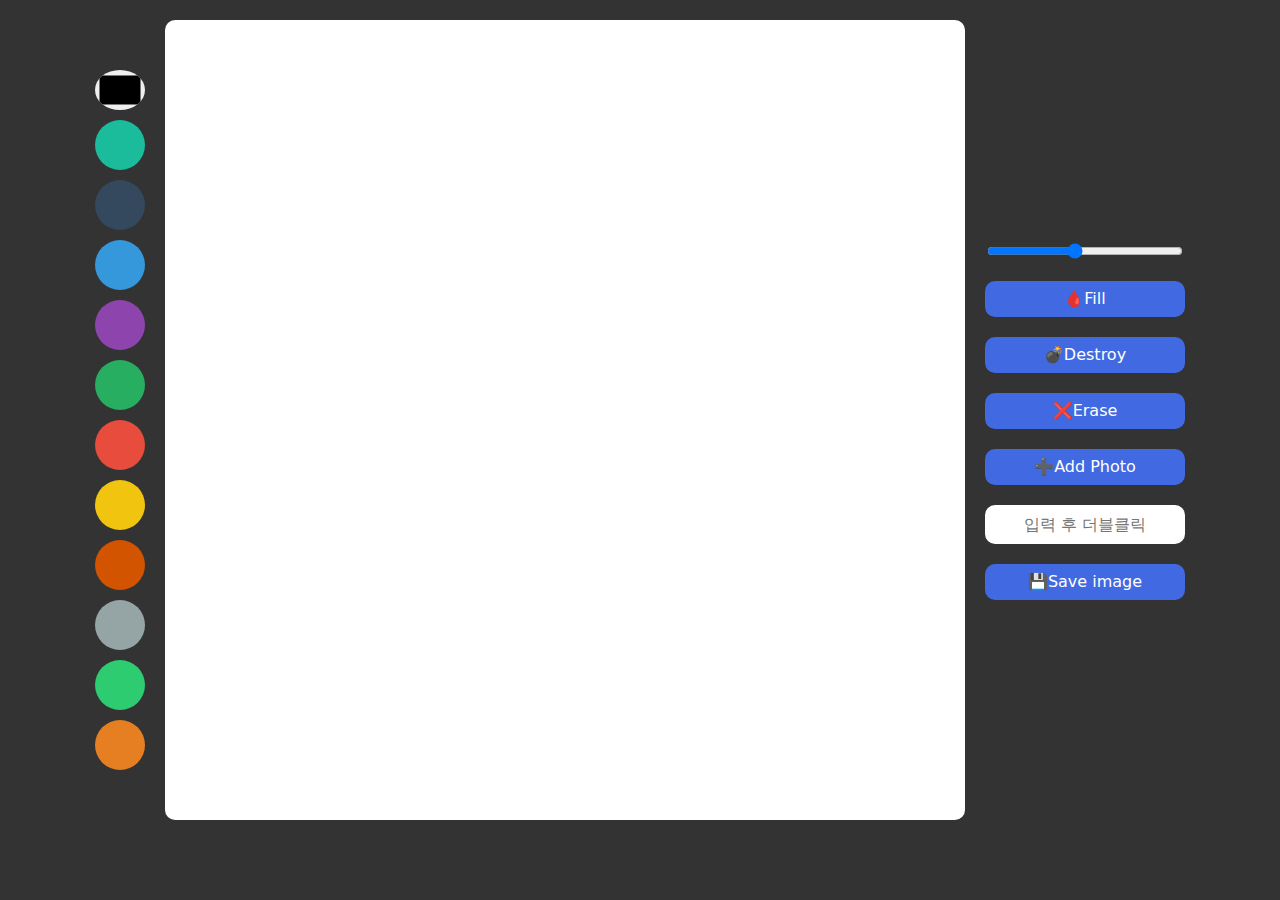
<file: MEME-MAKER/index.html>
<!DOCTYPE html>
<html lang="en">
<head>
    <meta charset="UTF-8">
    <meta http-equiv="X-UA-Compatible" content="IE=edge">
    <meta name="viewport" content="width=device-width, initial-scale=1.0">
    <title>MEME MAKER</title>
    <link rel="stylesheet" href="css/styles.css">
</head>
<body>
    <div class="color-options">
        <input type="color" id="color"/>
        <div class="color-option" style="background-color: #1abc9c;" data-color="#1abc9c"></div>
        <div class="color-option" style="background-color: #34495e;" data-color="#34495e"></div>
        <div class="color-option" style="background-color: #3498db;" data-color="#3498db"></div>
        <div class="color-option" style="background-color: #8e44ad;" data-color="#8e44ad"></div>
        <div class="color-option" style="background-color: #27ae60;" data-color="#27ae60"></div>
        <div class="color-option" style="background-color: #e74c3c;" data-color="#e74c3c"></div>
        <div class="color-option" style="background-color: #f1c40f;" data-color="#f1c40f"></div>
        <div class="color-option" style="background-color: #d35400;" data-color="#d35400"></div>
        <div class="color-option" style="background-color: #95a5a6;" data-color="#95a5a6"></div>
        <div class="color-option" style="background-color: #2ecc71;" data-color="#2ecc71"></div>
        <div class="color-option" style="background-color: #e67e22;" data-color="#e67e22"></div>
    </div>  
    <canvas></canvas>
    <div class="btns">
        <input id="line-width" type="range" min="1" max="10" value="5" step="1"/>
        <button id="mode-btn">🩸Fill</button>
        <button id="destroy-btn">💣Destroy</button>
        <button id="eraser-btn">❌Erase</button>
        <label for="file">
            ➕Add Photo
            <input type="file" accept="image/*" id="file"/>
        </label>
        <input type="text" placeholder="입력 후 더블클릭" id="text">
        <button id="save">💾Save image</button>
    </div>
    <script src="js/app.js"></script>
</body>
</html>
</file>
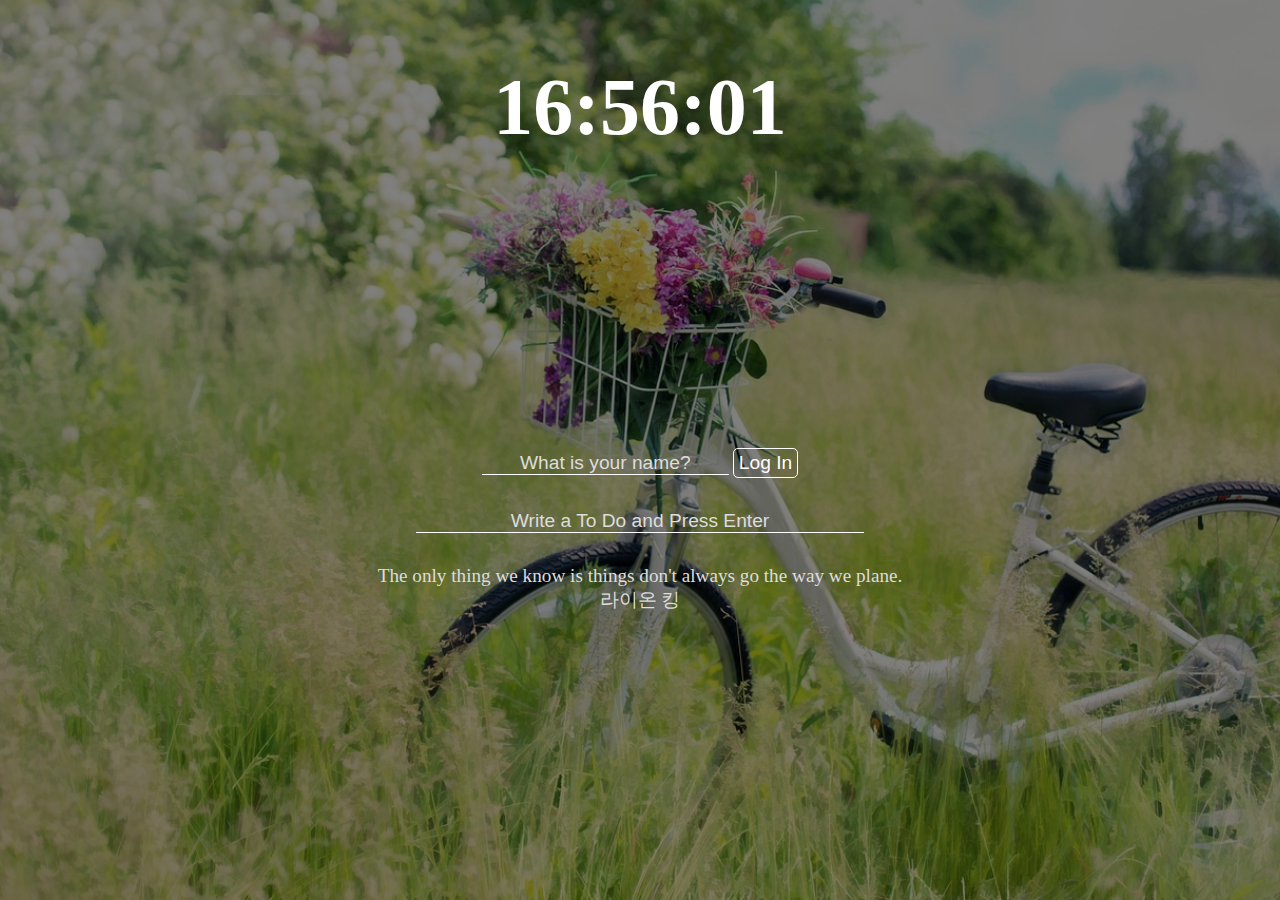
<file: momentum/index.html>
<!DOCTYPE html>
<html lang="ko">
<head> 
    <meta charset="UTF-8">
    <meta http-equiv="X-UA-Compatible" content="IE=edge">
    <meta name="viewport" content="width=device-width, initial-scale=1.0">
    <link rel="stylesheet" href="css/style.css">
    <title>Momentum</title>
</head>
<body>
    <div id="content">
        <h2 id="clock">00:00:00</h2>
        <form class="hidden" id="login-form">
            <input required maxlength="15" type="text" placeholder="What is your name?">
            <input type="submit" value="Log In">
        </form>
        <div class="myid">
            <h1 id="greeting" class="hidden"></h1>
            <button id="remove" class="hidden">삭제</button>
        </div>
        <form id="todo-form">
            <input type="text" placeholder="Write a To Do and Press Enter">
        </form>
        <ul id="todo-list"></ul>
        <div id="quote">
            <span></span>
            <span></span>
        </div>
        <div id="weather">
            <span></span>
            <span></span>
        </div>
    </div>
    <script src="js/greeting.js"></script>
    <script src="js/clock.js"></script>
    <script src="js/quotes.js"></script>
    <script src="js/background.js"></script>
    <script src="js/todo.js"></script>
    <script src="js/weather.js"></script>
</body>
</html>
</file>
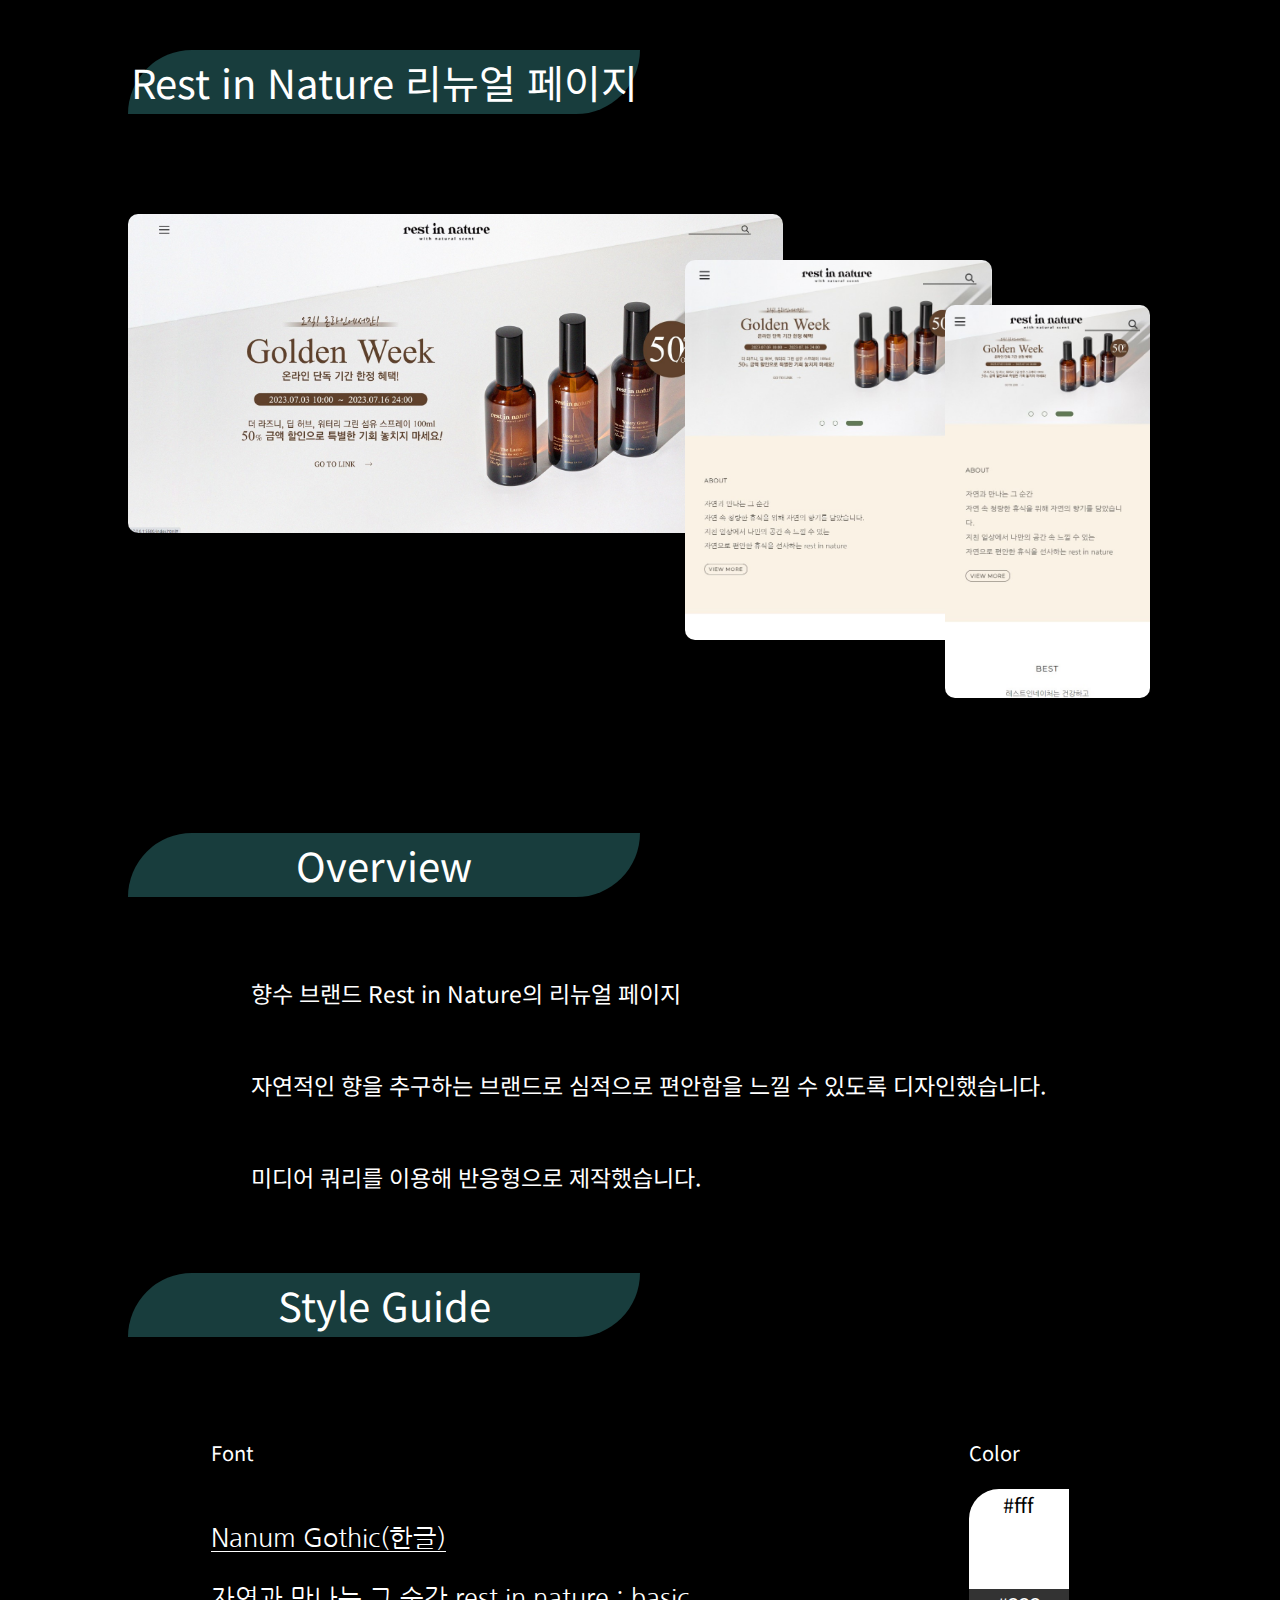
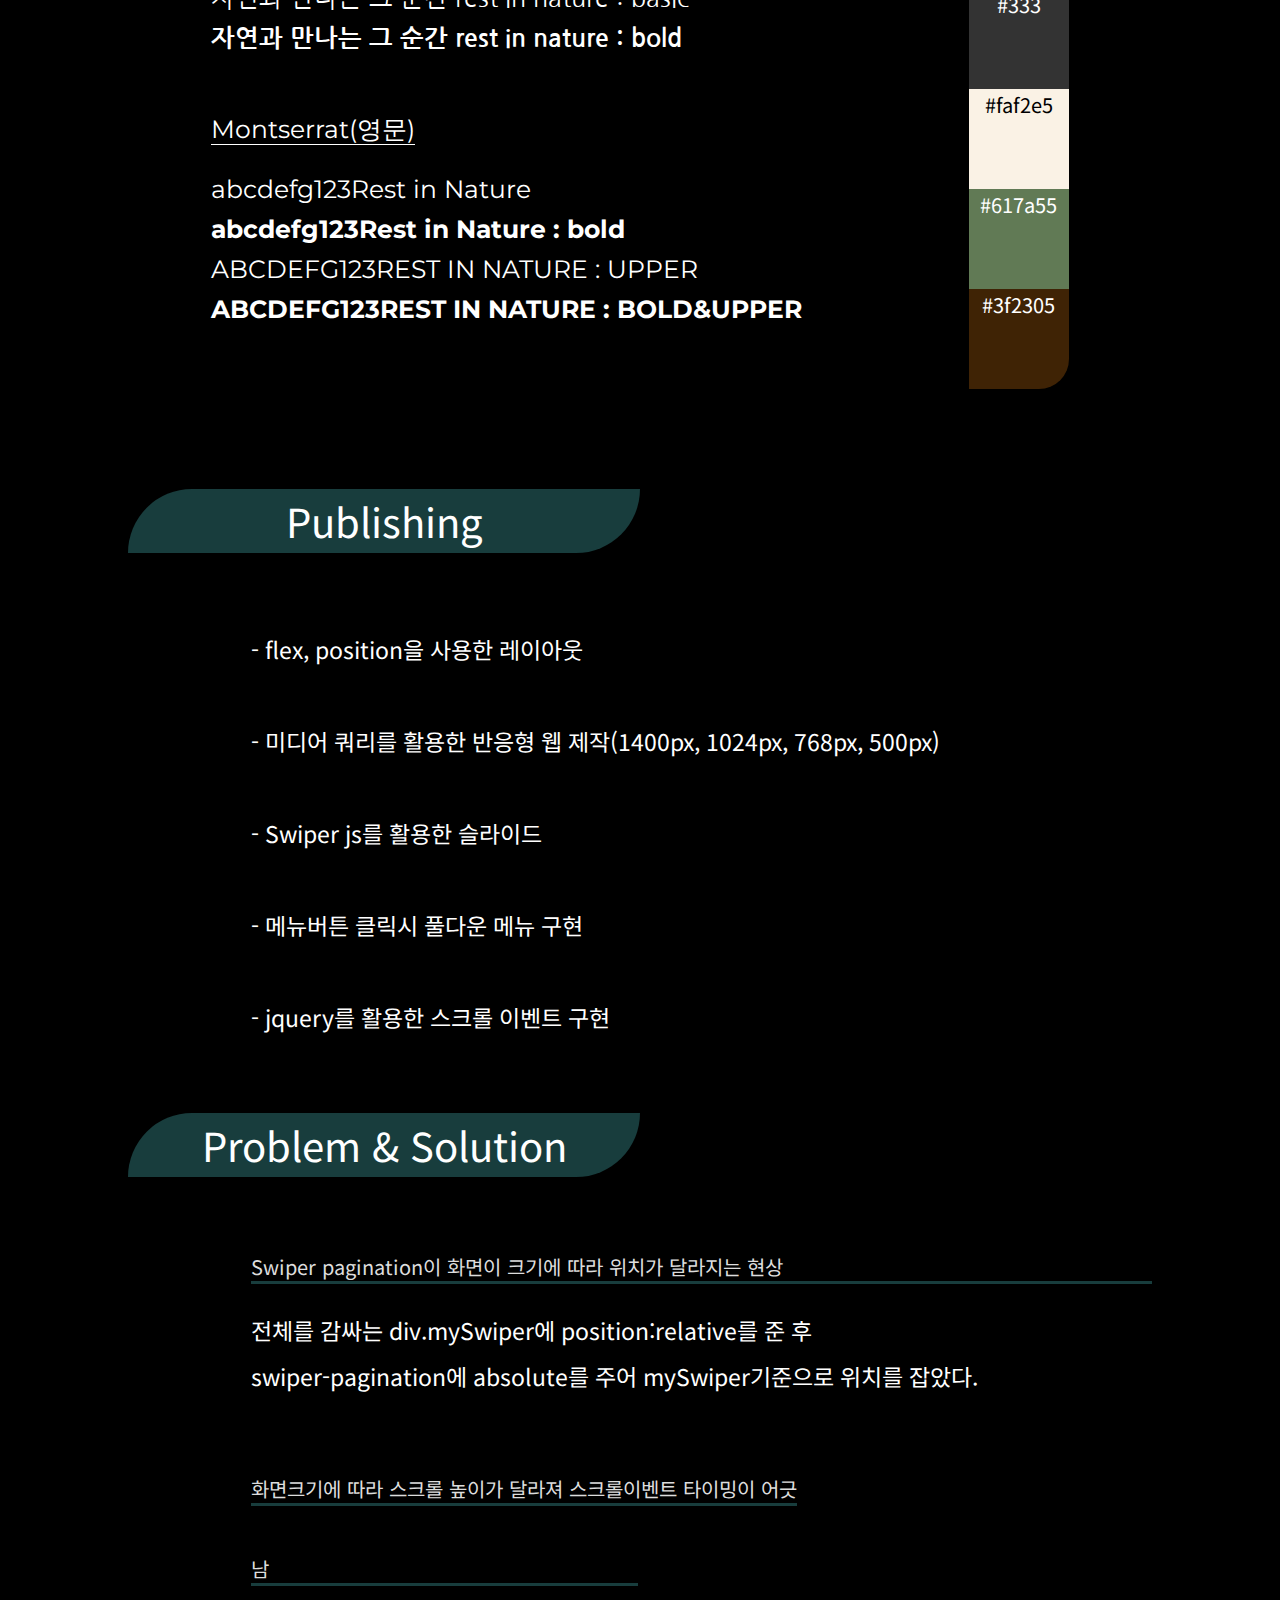
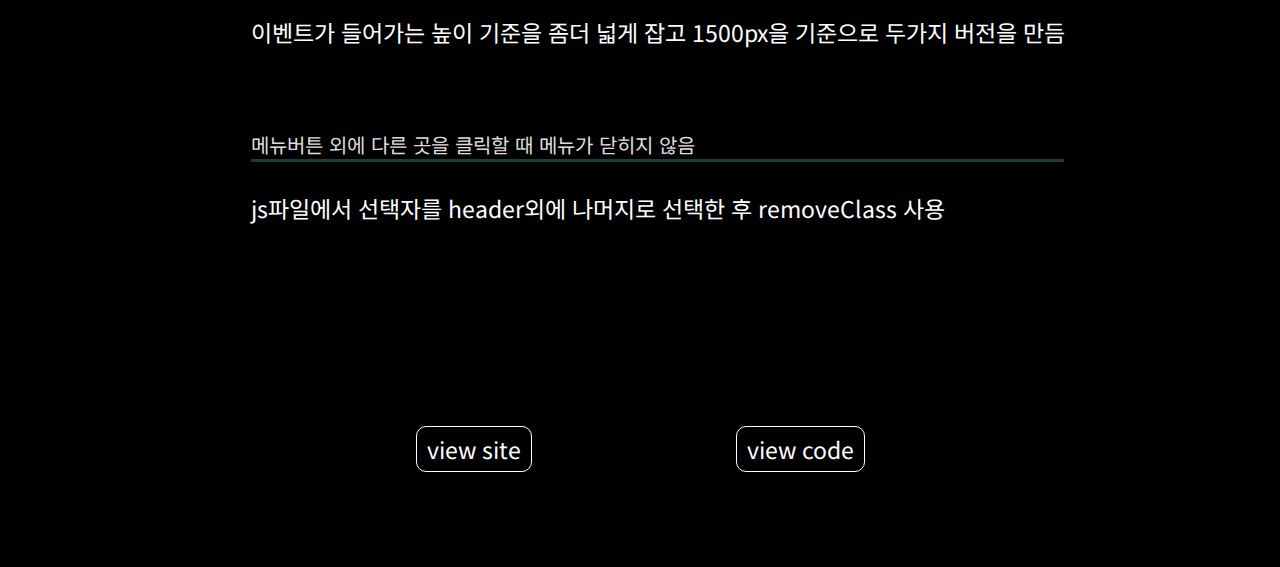
<file: project_info.html>
<!DOCTYPE html>
<html lang="ko">
<head>
    <meta charset="UTF-8">
    <meta name="viewport" content="width=device-width, initial-scale=1.0">
    <title>Project Infomation</title>
    <link rel="stylesheet" href="css/project_style.css">
</head>
<body>
    <div class="wrap">
        <section class="image">
            <div class="title">
                <span>Rest in Nature 리뉴얼 페이지</span>
            </div>
            <div class="imges">
                <img src="img/restinnature-pc.jpg" alt="pc버전">
                <img src="img/restinnature-tablet2.jpg" alt="태블릿버전">
                <img src="img/restinnature-mobile.jpg" alt="모바일버전">
            </div>
        </section>

        <section class="overview">
            <div class="title">
                <span>Overview</span>
            </div>
            <div class="info">
                <p>
                    향수 브랜드 Rest in Nature의 리뉴얼 페이지<br>
                    자연적인 향을 추구하는 브랜드로 심적으로 편안함을 느낄 수 있도록 디자인했습니다.<br>
                    미디어 쿼리를 이용해 반응형으로 제작했습니다.
                </p>
            </div>
        </section>

        <section class="guides">
            <div class="title">
                <span>Style Guide</span>
            </div>
            <div class="content">
                <div class="font">
                    <span>Font</span>
                    <div class="korea">
                        <span>Nanum Gothic(한글)</span>
                        <p>자연과 만나는 그 순간 rest in nature : basic</p>
                        <p>자연과 만나는 그 순간 rest in nature : bold</p>
                    </div>
                    <div class="english">
                        <span>Montserrat(영문)</span>
                        <p>abcdefg123Rest in Nature</p>
                        <p>abcdefg123Rest in Nature : bold</p>
                        <p>abcdefg123Rest in Nature : upper</p>
                        <p>abcdefg123Rest in Nature : bold&upper</p>
                    </div>
                </div>
                <div class="color">
                    <span>Color</span>
                    <div>#fff</div>
                    <div>#333</div>
                    <div>#faf2e5</div>
                    <div>#617a55</div>
                    <div>#3f2305</div>
                </div>
            </div>
        </section>

        <section class="publishing">
            <div class="title">
                <span>Publishing</span>
            </div>
            <div class="content">
                <p>- flex, position을 사용한 레이아웃</p>
                <p>- 미디어 쿼리를 활용한 반응형 웹 제작(1400px, 1024px, 768px, 500px)</p>
                <p>- Swiper js를 활용한 슬라이드</p>
                <p>- 메뉴버튼 클릭시 풀다운 메뉴 구현</p>
                <p>- jquery를 활용한 스크롤 이벤트 구현</p>
            </div>
        </section>

        <section class="problem">
            <div class="title">
                <span>Problem & Solution</span>
            </div>
            <div class="content">
                <span>Swiper pagination이 화면이 크기에 따라 위치가 달라지는 현상</span>
                <p>
                    전체를 감싸는 div.mySwiper에 position:relative를 준 후<br>
                    swiper-pagination에 absolute를 주어 mySwiper기준으로 위치를 잡았다.
                </p>

                <span>화면크기에 따라 스크롤 높이가 달라져 스크롤이벤트 타이밍이 어긋남</span>
                <p>
                    이벤트가 들어가는 높이 기준을 좀더 넓게 잡고 1500px을 기준으로 두가지 버전을 만듬
                </p>

                <span>메뉴버튼 외에 다른 곳을 클릭할 때 메뉴가 닫히지 않음</span>
                <p>
                    js파일에서 선택자를 header외에 나머지로 선택한 후 removeClass 사용
                </p>
            </div>
        </section>

        <div class="view-more">
            <a href="project01/index.html">view site</a>
            <a href="https://github.com/chococo3827/MyPortfolio00.git">view code</a>
        </div>
    </div>
</body>
</html>
</file>
<file: momentum/css/style.css>
*{
    margin: 0 auto;
    padding: 0;
    box-sizing: border-box;
    text-align: center;
}
body{
    overflow: hidden;
}
h1{
    color: #fff;
    margin-right: 0;
    transition: color 0.5s ease-in-out;
}
.clicked{
    color: tomato;
}
.sexy-font{
    font-family: 'Courier New', Courier, monospace
}
.hidden{
    display: none;
}
img{
    position: absolute;
    width: 100vw;
    height: 100vh;
    object-fit: cover;
    left: 0px;
    right:0px;
    bottom:0px;
    z-index: -1;
    /* opacity:80%; */
    filter: brightness(50%);
}
#content{
    color: white;
    padding: 25%;
    padding-bottom: 0;
    overflow: hidden;
    position: relative;
}
#clock{
    color: white;
    font-size: 5em;
    position: absolute;
    top: 10%;
    left: 50%;
    transform: translateX(-50%
    );
}
#content form{
    margin-bottom: 5%;
}
#content form input{
    font-size: 1.2em;
    background: none;
    border: none;
    border-bottom: 1px solid #fff;
    color: white;
    outline: none;
}
#content form input::placeholder{
    color: #ddd;
}
#login-form input:nth-child(2){
    border: 1px solid #fff;
    padding: 3px 5px;
    border-radius: 5px;
    cursor: pointer;
}
#content #remove{
    font-size: 1.2em;
    background: none;
    border: none;
    color: white;
    margin-left: 40px;
    cursor: pointer;
}
#content .myid{
    display: flex;
    margin-top: -20%;
    margin-bottom: 20%;
}
#todo-form input{
    width: 70%;
}
#todo-list button{
    background: none;
    border: none;
    margin: 0 10px;
}
#todo-list{
    font-size: 1.2em;
    margin-bottom: 10px;
    list-style-type: none;
}
#quote{
    font-size: 1.2em;
    color: #ddd;
    margin-bottom: 10px;
    display: flex;
    flex-direction: column;
}




/* 반응형 */
/* 1400px */
@media screen and (max-width:1400px){
    #content{
        padding-top: 35%;
    }
}
@media screen and (max-width:1024px){
    #content{
        padding: 0;
        padding-top: 45%;
    }
}
@media screen and (max-width:768px){
    #content{
        padding-top: 60%;
    }
}
@media screen and (max-width:500px){
    #content{
        /* padding: 5%; */
        padding-top: 70%;
    }
    #content form:nth-child(1){
        margin-bottom: 20%;
    }
    #clock{
        font-size: 4em;
    }
}
</file>
<file: MEME-MAKER/css/styles.css>
@import "reset.css";

body{
    display: flex;
    gap: 20px;
    justify-content: space-between;
    align-items: flex-start;
    background-color: #333;
    padding: 20px;
    /* overflow: hidden; */
    font-family: system-ui, -apple-system, BlinkMacSystemFont, 'Segoe UI', Roboto, Oxygen, Ubuntu, Cantarell, 'Open Sans', 'Helvetica Neue', sans-serif;
}
canvas{
    width: 800px;
    height: 800px;
    background-color: white;
    border-radius: 10px;
}
body{
    display: flex;
    justify-content: center;
    align-items: center;
}
.color-options{
    display: flex;
    flex-direction: column;
    gap: 10px;
    align-items: center;
}
.color-option{
    width: 50px;
    height: 50px;
    border-radius: 50%;
    cursor: pointer;
    /* border: 5px solid white; */
    transition: transform ease-in-out .2s;
}
.color-option:hover{
    transform: scale(1.3);
}
.btns{
    display: flex;
    flex-direction: column;
    gap: 20px;
}
input#color{
    width: 50px;
    height: 40px;
    border-radius: 50%;
    background-image: #fff;
    border: none;
    /* margin-left: 5px; */
}
button, label{
    all: unset;
    padding: 10px 0px;
    text-align: center;
    background-color: royalblue;
    color: white;
    font-weight: 500;
    cursor: pointer;
    border-radius: 10px;
    transition: opacity linear .1s;
}
button:hover{
    opacity: 0.75;
}
label:hover{
    opacity: 0.75;
}
input#text{
    all: unset;
    padding: 10px 0px;
    text-align: center;
    border-radius: 10px;
    font-weight: 500;
    background-color: white;
}
input#file{
    display: none;
}




/* 반응형 */
/* 1024px */
@media screen and (max-width:1024px){
    body{
        margin-top: 10%;
    }
    canvas{
        width: 600px;
        height: 600px;
    }
    .color-option{
        width: 40px;
        height: 40px;
    }
}
@media screen and (max-width:768px){
    body{
        margin-top: 10%;
    }
    canvas{
        width: 500px;
        height: 500px;
        position: relative;
    }
    .color-option{
        width: 30px;
        height: 30px;
    }
    .color-options{
        display: flex;
        flex-direction: row;
        position: absolute;
        top: 3%;
        left: 7%;
    }
    .btns{
        width: 150px;
    }
}
@media screen and (max-width:500px){
    body{
        display: flex;
        flex-direction: column;
    }
    canvas{
        width: 100%;
        height: 500px;
        position: relative;
        margin-top: 100px;
    }
    .color-option{
        width: 30px;
        height: 30px;
    }
    #color{
        width: 20px;
    }
    .color-options{
        display: flex;
        flex-direction: row;
        flex-wrap: wrap;
        position: absolute;
        top: 5%;
        left: 10%;
    }
    input#color{
        width: 40px;
        height: 30px;
    }
}
</file>
<file: css/project_style.css>
@charset "utf-8";
@import url('https://fonts.googleapis.com/css2?family=Montserrat:wght@300&family=Nanum+Gothic&family=Noto+Sans+KR&family=Pacifico&display=swap');

/* Reset */
* {margin: 0;padding: 0;}
html, body, div, span, applet, object, iframe, h1, h2, h3, h4, h5, h6, p, blockquote, 
pre, a, abbr, acronym, address, big, cite, code, del, dfn, em, font, img, ins, kbd, q, s, 
samp, small, strike, strong, sub, sup, tt, var, b, u, i, center, dl, dt, dd, ol, ul, li, 
fieldset, form, label, legend, table, tbody, tfoot, thead, tr, th, td{margin:0;padding:0;}
a {color: inherit; text-decoration: inherit;}
li {list-style: none;}
address, em, i {font-style: normal;}
button {background: none; border: none;}
img {vertical-align: middle;}

/* layout */
body{
    font-size: 16px;
    line-height: 1.6;
}
.wrap{
    /* position: relative; */
    margin: 0 auto;
    overflow: hidden;
    background: #000;
    color: #fff;
    font-family: 'Noto Sans KR', sans-serif;
}



/* 공통 부분 */
.title{
    background: #183D3D;
    font-size: 40px;
    width: 50%;
    text-align: center;
    /* border-bottom: 5px solid #183D3D; */
    /* border-radius: 0% 10% 0% 10% / 0% 10% 0% 10%; */
    border-top-left-radius: 70px;
    border-bottom-right-radius: 70px;
}
section{
    width: 80%;
    margin: 0 auto;
}


/* section image */
section.image .imges{
    /* position: relative; */
}
section.image .imges img{
    /* position: absolute; */
    border-radius: 10px;
}
section.image{
    padding-top: 50px;
}
section.image .imges img:nth-child(1){
    width: 64%;
    /* margin-left: 5%; */
}
section.image .imges img:nth-child(2){
    width: 30%;
    margin-bottom: -15%;
    margin-left: -10%;
}
section.image .imges img:nth-child(3){
    width: 20%;
    margin-left: -5%;
    margin-bottom: -25%;
}
section.image .imges{
    padding: 100px 0 300px;
}




/* section overview */
section.overview .info{
    width: 90%;
    text-align: left;
    padding: 50px 0;
    padding-left: 12%;
}
section.overview .info p{
    font-size: 23px;
    line-height: 4;
}




/* section guides */
section.guides .content{
    display: flex;
    justify-content: space-around;
    padding: 100px 0;
}
section.guides .content .font{
    font-size: 20px;
}
section.guides .content .font p:nth-child(2){
    margin-top: 20px;
}
/* korea font */
section.guides .content .font .korea{
    font-family: 'Nanum Gothic', sans-serif;
    font-size: 25px;
    margin-top: 50px;
}
section.guides .content .font .korea p:nth-child(3){
    font-weight: bold;
}
section.guides .content .font .korea span{
    border-bottom: 1px solid;
}
/* english font */
section.guides .content .font .english span{
    border-bottom: 1px solid;
}
section.guides .content .font .english{
    font-family: 'Montserrat', sans-serif;
    font-size: 25px;
    margin-top: 50px;
}
section.guides .content .font .english p:nth-child(3){
    font-weight: bold;
}
section.guides .content .font .english p:nth-child(4){
    text-transform: uppercase;
}
section.guides .content .font .english p:nth-child(5){
    font-weight: bold;
    text-transform: uppercase;
}
/* color */
section.guides .color{
    font-size: 20px;
}
section.guides .color div{
    width: 100px;
    height: 100px;
    text-align: center;
}
section.guides .color div:nth-child(2){
    background: #fff;
    color: #000;
    border-top-left-radius: 30px;
    margin-top: 20px;
}
section.guides .color div:nth-child(3){
    background: #333;
}
section.guides .color div:nth-child(4){
    background: #faf2e5;
    color: #000;
}
section.guides .color div:nth-child(5){
    background: #617a55;
}
section.guides .color div:nth-child(6){
    background: #3f2305;
    border-bottom-right-radius: 30px;
}




/* section publishing */
section.publishing .content{
    width: 90%;
    text-align: left;
    padding: 50px 0;
    padding-left: 12%;
}
section.publishing .content p{
    font-size: 23px;
    line-height: 4;
}




/* section problem */
section.problem .content{
    width: 90%;
    text-align: left;
    padding: 50px 0;
    padding-left: 12%;
}
section.problem .content p{
    font-size: 23px;
    line-height: 2;
    margin-bottom: 50px;
    /* margin-left: 10px; */
}
section.problem .content span{
    font-size: 20px;
    line-height: 4;
    color: #ddd;
    padding-right: 40%;
    border-bottom: 3px solid #183D3D;
}




/* view more */
.view-more{
    text-align: center;
    padding: 100px 0;
}
.view-more a{
    margin-right: 100px;
    margin-left: 100px;
    font-size: 23px;
    border: 1px solid;
    padding: 5px 10px;
    border-radius: 10px;
    transition: 0.5s;
}
.view-more a:hover{
    background-color: #183D3D;
    border: transparent;
}
</file>
